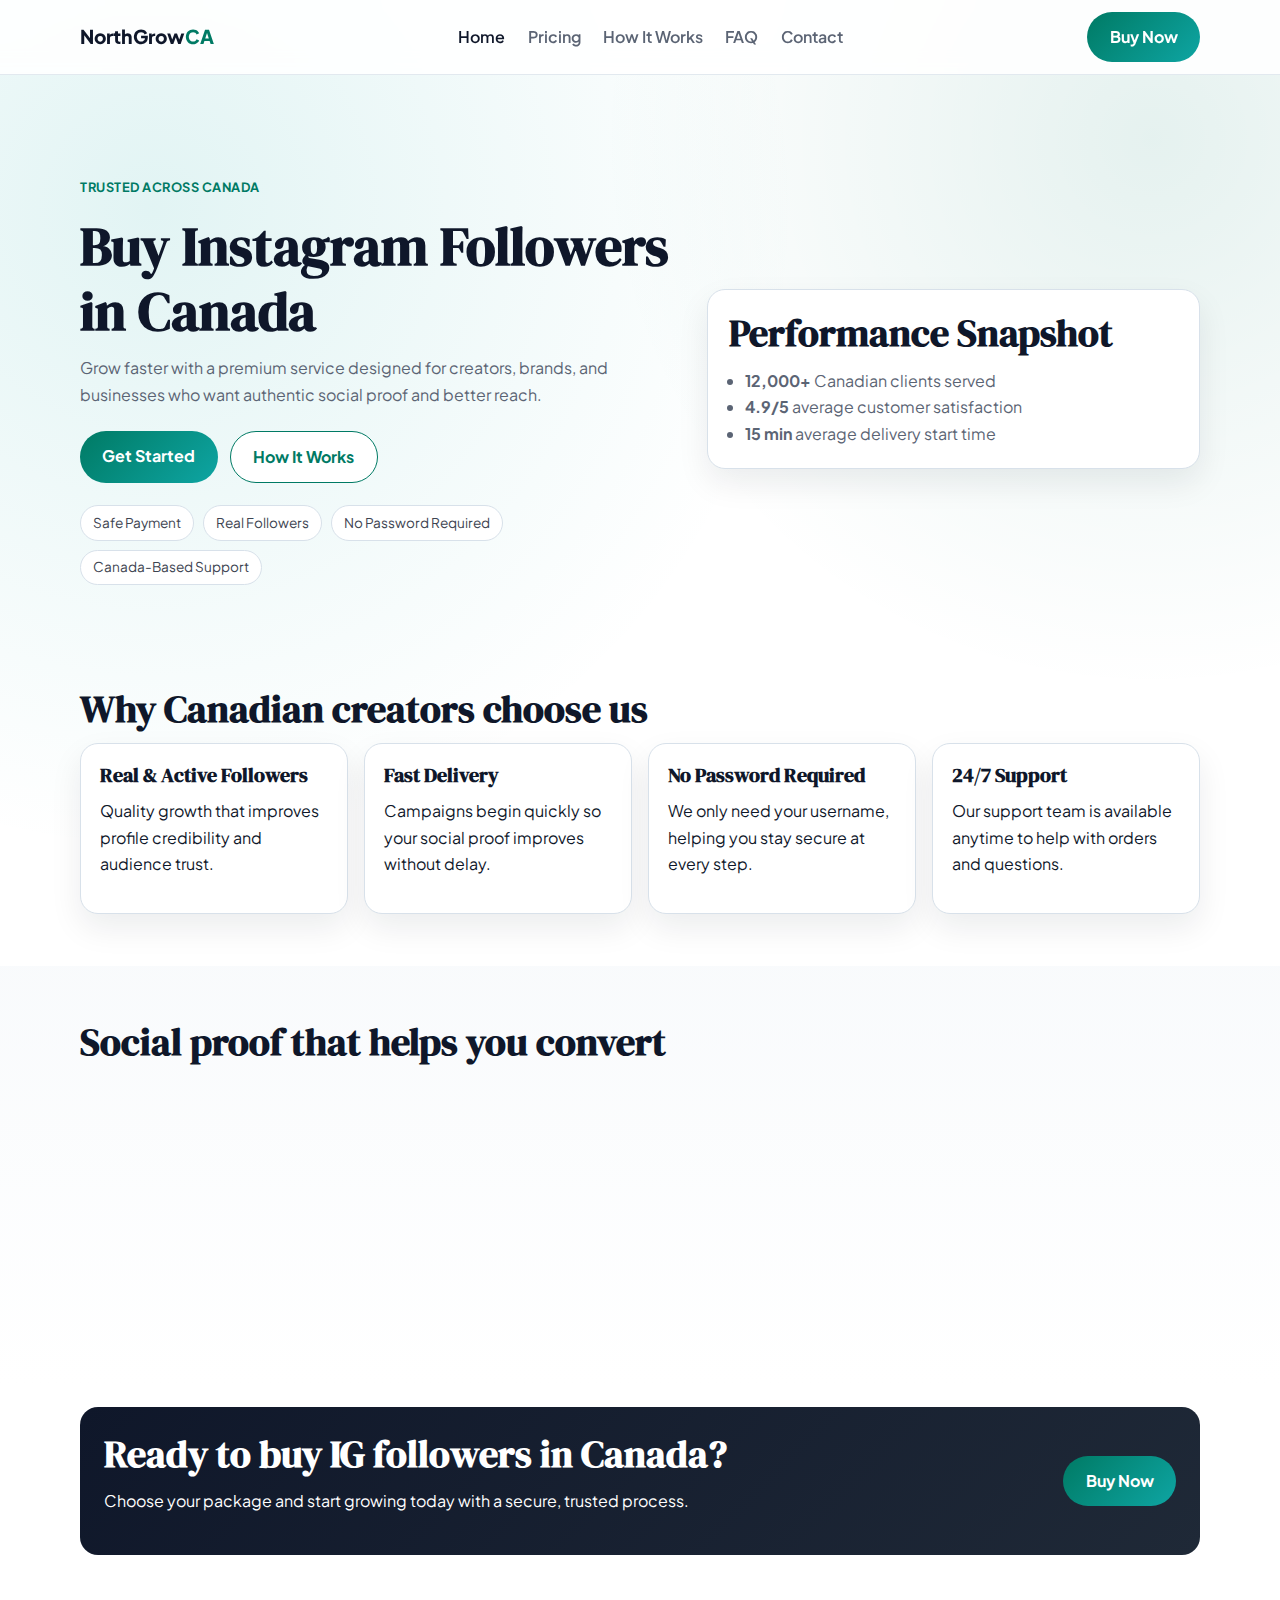
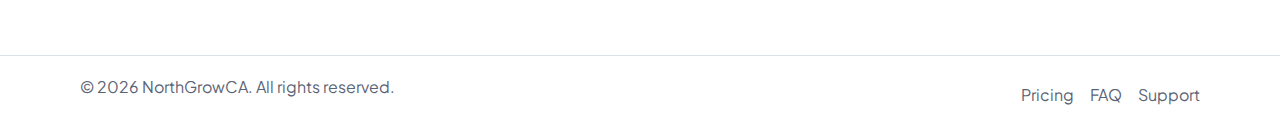
<file: index.html>
<!DOCTYPE html>
<html lang="en-CA">
<head>
  <meta charset="UTF-8" />
  <meta name="viewport" content="width=device-width, initial-scale=1.0" />
  <title>Buy Instagram Followers in Canada | Real & Fast Delivery</title>
  <meta name="description" content="Buy Instagram followers in Canada with real and active delivery, secure payment, and 24/7 support. Trusted by creators and businesses across Canada." />
  <meta name="keywords" content="Buy Instagram followers in Canada, buy IG followers Canada, Instagram followers Canada, real Instagram followers Canada" />
  <link rel="canonical" href="https://example.com/" />
  <meta property="og:title" content="Buy Instagram Followers in Canada" />
  <meta property="og:description" content="Premium Canada-based service for real and active Instagram followers." />
  <meta property="og:type" content="website" />
  <meta property="og:url" content="https://example.com/" />
  <meta name="twitter:card" content="summary_large_image" />
  <link rel="preconnect" href="https://fonts.googleapis.com" />
  <link rel="preconnect" href="https://fonts.gstatic.com" crossorigin />
  <link href="https://fonts.googleapis.com/css2?family=DM+Serif+Display:ital@0;1&family=Plus+Jakarta+Sans:wght@400;500;600;700;800&display=swap" rel="stylesheet" />
  <link rel="stylesheet" href="style.css" />
  <script type="application/ld+json">
  {
    "@context": "https://schema.org",
    "@type": "Organization",
    "name": "NorthGrow Canada",
    "url": "https://example.com/",
    "logo": "https://example.com/logo.png",
    "description": "Canada-based Instagram growth service offering real and active followers.",
    "areaServed": "CA",
    "sameAs": ["https://instagram.com/"]
  }
  </script>
</head>
<body>
  <header class="site-header">
    <div class="container nav-wrap">
      <a class="brand" href="index.html">NorthGrow<span>CA</span></a>
      <button class="menu-toggle" aria-label="Toggle menu" aria-expanded="false">Menu</button>
      <nav class="main-nav" aria-label="Main navigation">
        <a href="index.html" aria-current="page">Home</a>
        <a href="pricing.html">Pricing</a>
        <a href="how-it-works.html">How It Works</a>
        <a href="faq.html">FAQ</a>
        <a href="contact.html">Contact</a>
      </nav>
      <a class="btn btn-sm" href="pricing.html">Buy Now</a>
    </div>
  </header>

  <main>
    <section class="hero">
      <div class="container hero-grid">
        <div>
          <p class="eyebrow">Trusted Across Canada</p>
          <h1>Buy Instagram Followers in Canada</h1>
          <p class="lead">Grow faster with a premium service designed for creators, brands, and businesses who want authentic social proof and better reach.</p>
          <div class="hero-actions">
            <a class="btn" href="pricing.html">Get Started</a>
            <a class="btn btn-outline" href="how-it-works.html">How It Works</a>
          </div>
          <div class="trust-chips">
            <span>Safe Payment</span>
            <span>Real Followers</span>
            <span>No Password Required</span>
            <span>Canada-Based Support</span>
          </div>
        </div>
        <aside class="hero-card" aria-label="Quick stats">
          <h2>Performance Snapshot</h2>
          <ul>
            <li><strong>12,000+</strong> Canadian clients served</li>
            <li><strong>4.9/5</strong> average customer satisfaction</li>
            <li><strong>15 min</strong> average delivery start time</li>
          </ul>
        </aside>
      </div>
    </section>

    <section class="section">
      <div class="container">
        <h2>Why Canadian creators choose us</h2>
        <div class="benefit-grid">
          <article class="card">
            <h3>Real &amp; Active Followers</h3>
            <p>Quality growth that improves profile credibility and audience trust.</p>
          </article>
          <article class="card">
            <h3>Fast Delivery</h3>
            <p>Campaigns begin quickly so your social proof improves without delay.</p>
          </article>
          <article class="card">
            <h3>No Password Required</h3>
            <p>We only need your username, helping you stay secure at every step.</p>
          </article>
          <article class="card">
            <h3>24/7 Support</h3>
            <p>Our support team is available anytime to help with orders and questions.</p>
          </article>
        </div>
      </div>
    </section>

    <section class="section section-soft">
      <div class="container">
        <h2>Social proof that helps you convert</h2>
        <div class="proof-grid">
          <article class="proof-card">
            <p class="proof-number">+380%</p>
            <h3>Average profile visits</h3>
            <p>More followers often lead to stronger first impressions and higher curiosity.</p>
          </article>
          <article class="proof-card">
            <p class="proof-number">+220%</p>
            <h3>Engagement lift</h3>
            <p>Many clients report better engagement momentum after upgrading their profile authority.</p>
          </article>
          <article class="proof-card">
            <p class="proof-number">+4.9/5</p>
            <h3>Customer satisfaction</h3>
            <p>Businesses and influencers trust our service for stable, reliable results in Canada.</p>
          </article>
        </div>
      </div>
    </section>

    <section class="section cta-banner">
      <div class="container cta-inner">
        <div>
          <h2>Ready to buy IG followers in Canada?</h2>
          <p>Choose your package and start growing today with a secure, trusted process.</p>
        </div>
        <a class="btn" href="pricing.html">Buy Now</a>
      </div>
    </section>
  </main>

  <footer class="site-footer">
    <div class="container footer-wrap">
      <p>&copy; 2026 NorthGrowCA. All rights reserved.</p>
      <nav aria-label="Footer navigation">
        <a href="pricing.html">Pricing</a>
        <a href="faq.html">FAQ</a>
        <a href="contact.html">Support</a>
      </nav>
    </div>
  </footer>

  <script src="script.js"></script>
</body>
</html>
</file>
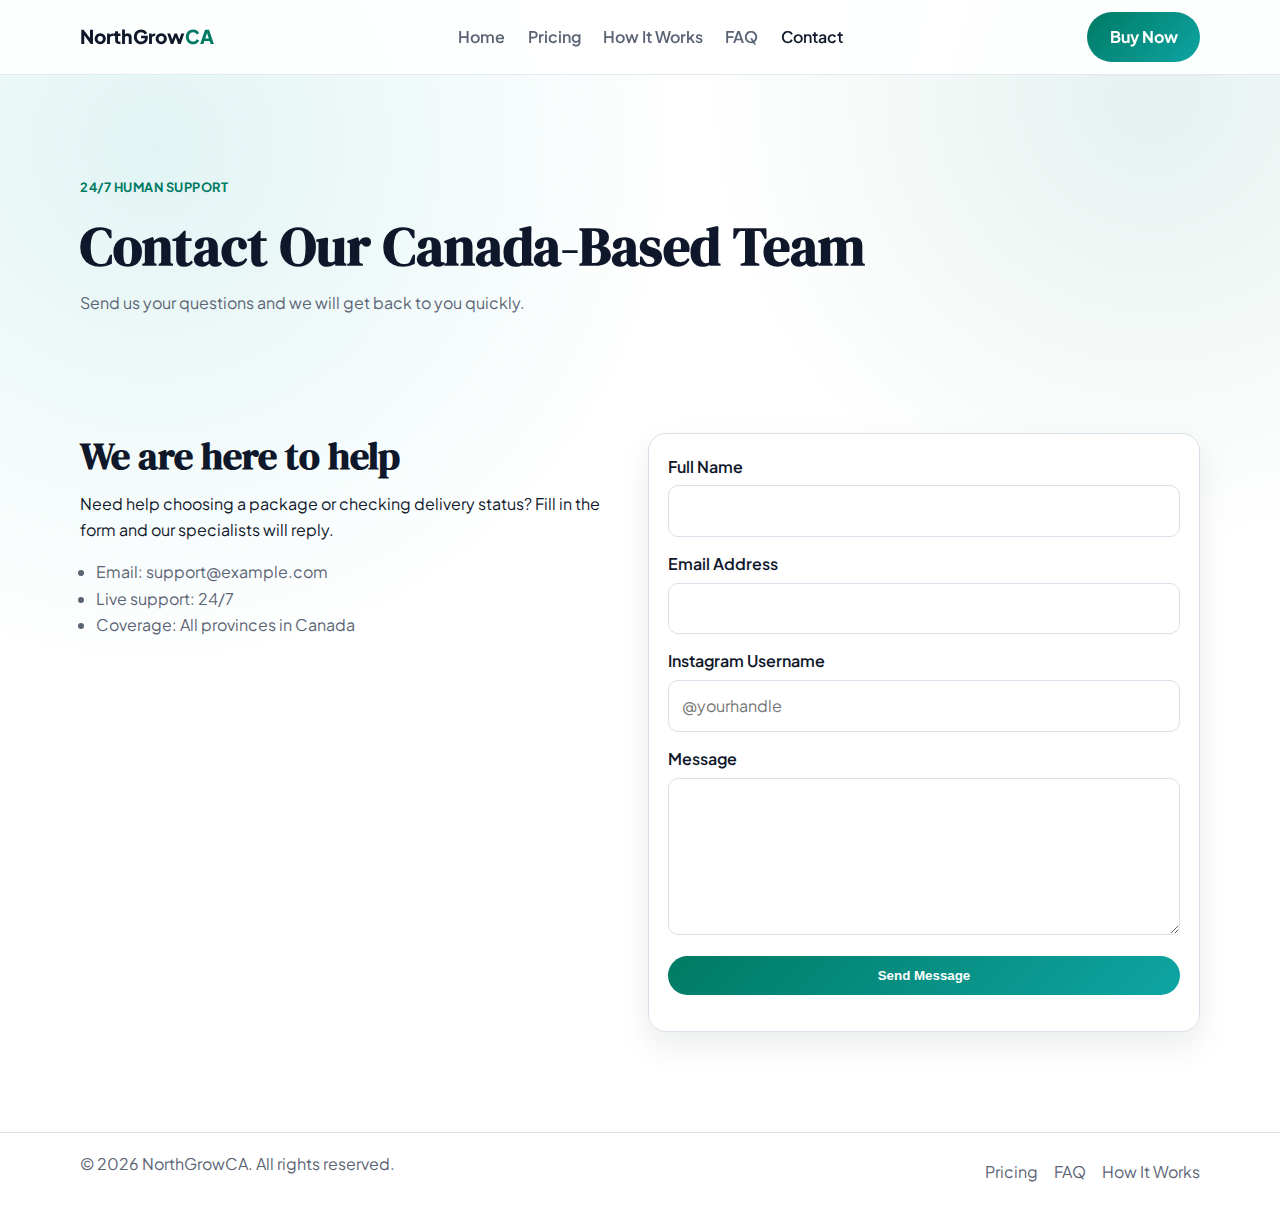
<file: contact.html>
﻿<!DOCTYPE html>
<html lang="en-CA">
<head>
  <meta charset="UTF-8" />
  <meta name="viewport" content="width=device-width, initial-scale=1.0" />
  <title>Contact | Buy Instagram Followers in Canada</title>
  <meta name="description" content="Contact our Canada-based support team for questions about Instagram follower packages, delivery, or refunds." />
  <meta name="keywords" content="contact Instagram followers Canada support, buy IG followers Canada help" />
  <link rel="canonical" href="https://example.com/contact.html" />
  <link rel="preconnect" href="https://fonts.googleapis.com" />
  <link rel="preconnect" href="https://fonts.gstatic.com" crossorigin />
  <link href="https://fonts.googleapis.com/css2?family=DM+Serif+Display:ital@0;1&family=Plus+Jakarta+Sans:wght@400;500;600;700;800&display=swap" rel="stylesheet" />
  <link rel="stylesheet" href="style.css" />
</head>
<body>
  <header class="site-header">
    <div class="container nav-wrap">
      <a class="brand" href="index.html">NorthGrow<span>CA</span></a>
      <button class="menu-toggle" aria-label="Toggle menu" aria-expanded="false">Menu</button>
      <nav class="main-nav" aria-label="Main navigation">
        <a href="index.html">Home</a>
        <a href="pricing.html">Pricing</a>
        <a href="how-it-works.html">How It Works</a>
        <a href="faq.html">FAQ</a>
        <a href="contact.html" aria-current="page">Contact</a>
      </nav>
      <a class="btn btn-sm" href="pricing.html">Buy Now</a>
    </div>
  </header>

  <main>
    <section class="page-hero">
      <div class="container">
        <p class="eyebrow">24/7 Human Support</p>
        <h1>Contact Our Canada-Based Team</h1>
        <p class="lead">Send us your questions and we will get back to you quickly.</p>
      </div>
    </section>

    <section class="section">
      <div class="container contact-grid">
        <div>
          <h2>We are here to help</h2>
          <p>Need help choosing a package or checking delivery status? Fill in the form and our specialists will reply.</p>
          <ul class="contact-points">
            <li>Email: support@example.com</li>
            <li>Live support: 24/7</li>
            <li>Coverage: All provinces in Canada</li>
          </ul>
        </div>
        <form id="contactForm" class="contact-form" novalidate>
          <div class="field">
            <label for="name">Full Name</label>
            <input id="name" name="name" type="text" required />
            <small class="error-msg"></small>
          </div>
          <div class="field">
            <label for="email">Email Address</label>
            <input id="email" name="email" type="email" required />
            <small class="error-msg"></small>
          </div>
          <div class="field">
            <label for="instagram">Instagram Username</label>
            <input id="instagram" name="instagram" type="text" placeholder="@yourhandle" required />
            <small class="error-msg"></small>
          </div>
          <div class="field">
            <label for="message">Message</label>
            <textarea id="message" name="message" rows="5" required></textarea>
            <small class="error-msg"></small>
          </div>
          <button class="btn btn-block" type="submit">Send Message</button>
          <p id="formStatus" class="form-status" aria-live="polite"></p>
        </form>
      </div>
    </section>
  </main>

  <footer class="site-footer">
    <div class="container footer-wrap">
      <p>&copy; 2026 NorthGrowCA. All rights reserved.</p>
      <nav aria-label="Footer navigation">
        <a href="pricing.html">Pricing</a>
        <a href="faq.html">FAQ</a>
        <a href="how-it-works.html">How It Works</a>
      </nav>
    </div>
  </footer>

  <script src="script.js"></script>
</body>
</html>
</file>
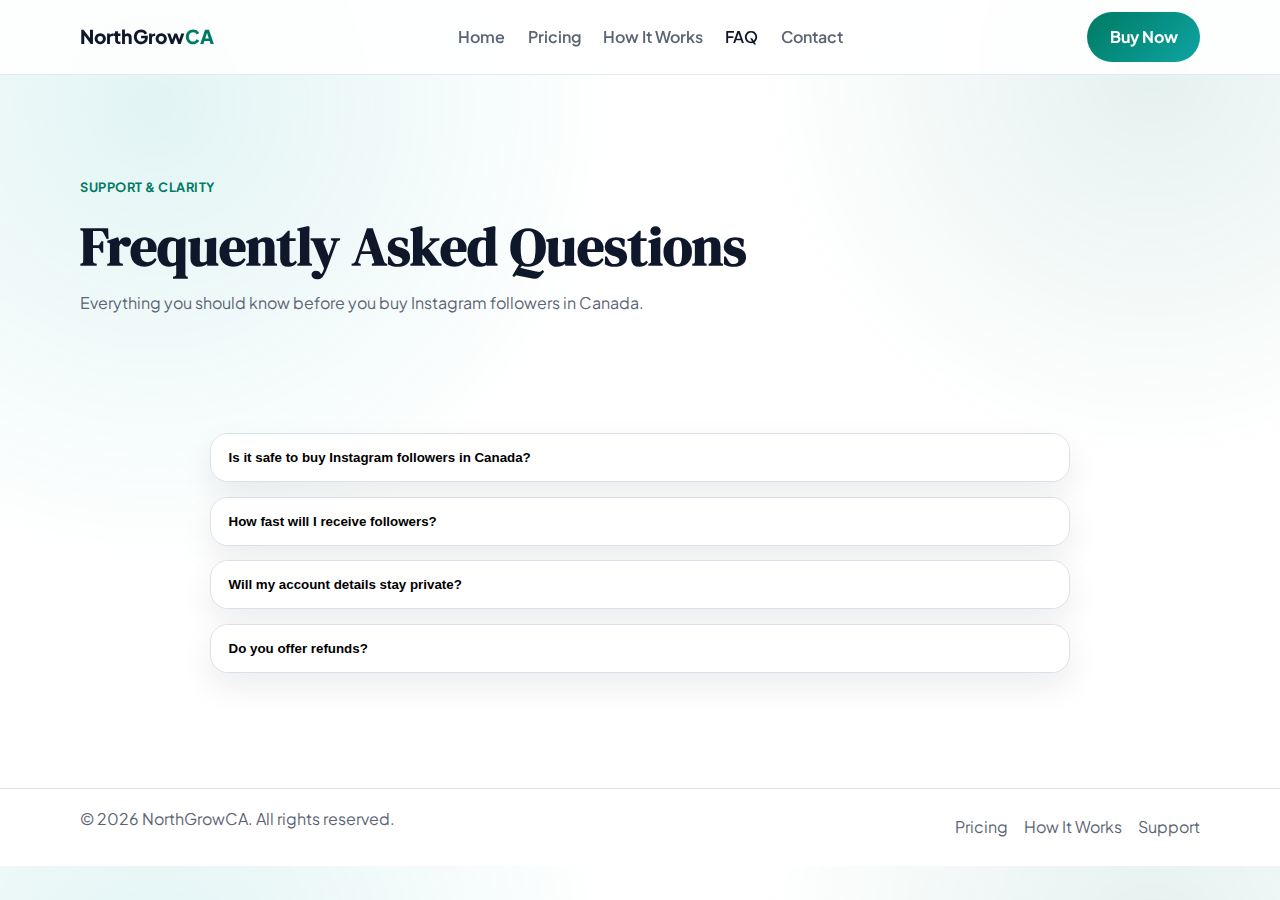
<file: faq.html>
﻿<!DOCTYPE html>
<html lang="en-CA">
<head>
  <meta charset="UTF-8" />
  <meta name="viewport" content="width=device-width, initial-scale=1.0" />
  <title>FAQ | Buy Instagram Followers in Canada</title>
  <meta name="description" content="Frequently asked questions about safety, delivery time, and refunds for Instagram followers in Canada." />
  <meta name="keywords" content="Instagram followers Canada FAQ, is it safe to buy IG followers Canada" />
  <link rel="canonical" href="https://example.com/faq.html" />
  <link rel="preconnect" href="https://fonts.googleapis.com" />
  <link rel="preconnect" href="https://fonts.gstatic.com" crossorigin />
  <link href="https://fonts.googleapis.com/css2?family=DM+Serif+Display:ital@0;1&family=Plus+Jakarta+Sans:wght@400;500;600;700;800&display=swap" rel="stylesheet" />
  <link rel="stylesheet" href="style.css" />
  <script type="application/ld+json">
  {
    "@context": "https://schema.org",
    "@type": "FAQPage",
    "mainEntity": [
      {
        "@type": "Question",
        "name": "Is it safe to buy Instagram followers in Canada?",
        "acceptedAnswer": {"@type": "Answer", "text": "Yes. Our process does not require your password and uses secure checkout."}
      },
      {
        "@type": "Question",
        "name": "How quickly will delivery start?",
        "acceptedAnswer": {"@type": "Answer", "text": "Most orders begin within minutes, depending on package size and system load."}
      },
      {
        "@type": "Question",
        "name": "Do you offer refunds?",
        "acceptedAnswer": {"@type": "Answer", "text": "Refunds are reviewed case-by-case under our delivery and service policy."}
      }
    ]
  }
  </script>
</head>
<body>
  <header class="site-header">
    <div class="container nav-wrap">
      <a class="brand" href="index.html">NorthGrow<span>CA</span></a>
      <button class="menu-toggle" aria-label="Toggle menu" aria-expanded="false">Menu</button>
      <nav class="main-nav" aria-label="Main navigation">
        <a href="index.html">Home</a>
        <a href="pricing.html">Pricing</a>
        <a href="how-it-works.html">How It Works</a>
        <a href="faq.html" aria-current="page">FAQ</a>
        <a href="contact.html">Contact</a>
      </nav>
      <a class="btn btn-sm" href="pricing.html">Buy Now</a>
    </div>
  </header>

  <main>
    <section class="page-hero">
      <div class="container">
        <p class="eyebrow">Support & Clarity</p>
        <h1>Frequently Asked Questions</h1>
        <p class="lead">Everything you should know before you buy Instagram followers in Canada.</p>
      </div>
    </section>

    <section class="section">
      <div class="container faq-list">
        <article class="faq-item">
          <button class="faq-question" aria-expanded="false">Is it safe to buy Instagram followers in Canada?</button>
          <div class="faq-answer">
            <p>Yes. We use secure checkout and never ask for your Instagram password.</p>
          </div>
        </article>
        <article class="faq-item">
          <button class="faq-question" aria-expanded="false">How fast will I receive followers?</button>
          <div class="faq-answer">
            <p>Most campaigns begin within 15 to 60 minutes based on package volume.</p>
          </div>
        </article>
        <article class="faq-item">
          <button class="faq-question" aria-expanded="false">Will my account details stay private?</button>
          <div class="faq-answer">
            <p>Absolutely. We only require your public username and basic order information.</p>
          </div>
        </article>
        <article class="faq-item">
          <button class="faq-question" aria-expanded="false">Do you offer refunds?</button>
          <div class="faq-answer">
            <p>Refund requests are evaluated based on campaign status and service terms.</p>
          </div>
        </article>
      </div>
    </section>
  </main>

  <footer class="site-footer">
    <div class="container footer-wrap">
      <p>&copy; 2026 NorthGrowCA. All rights reserved.</p>
      <nav aria-label="Footer navigation">
        <a href="pricing.html">Pricing</a>
        <a href="how-it-works.html">How It Works</a>
        <a href="contact.html">Support</a>
      </nav>
    </div>
  </footer>

  <script src="script.js"></script>
</body>
</html>
</file>
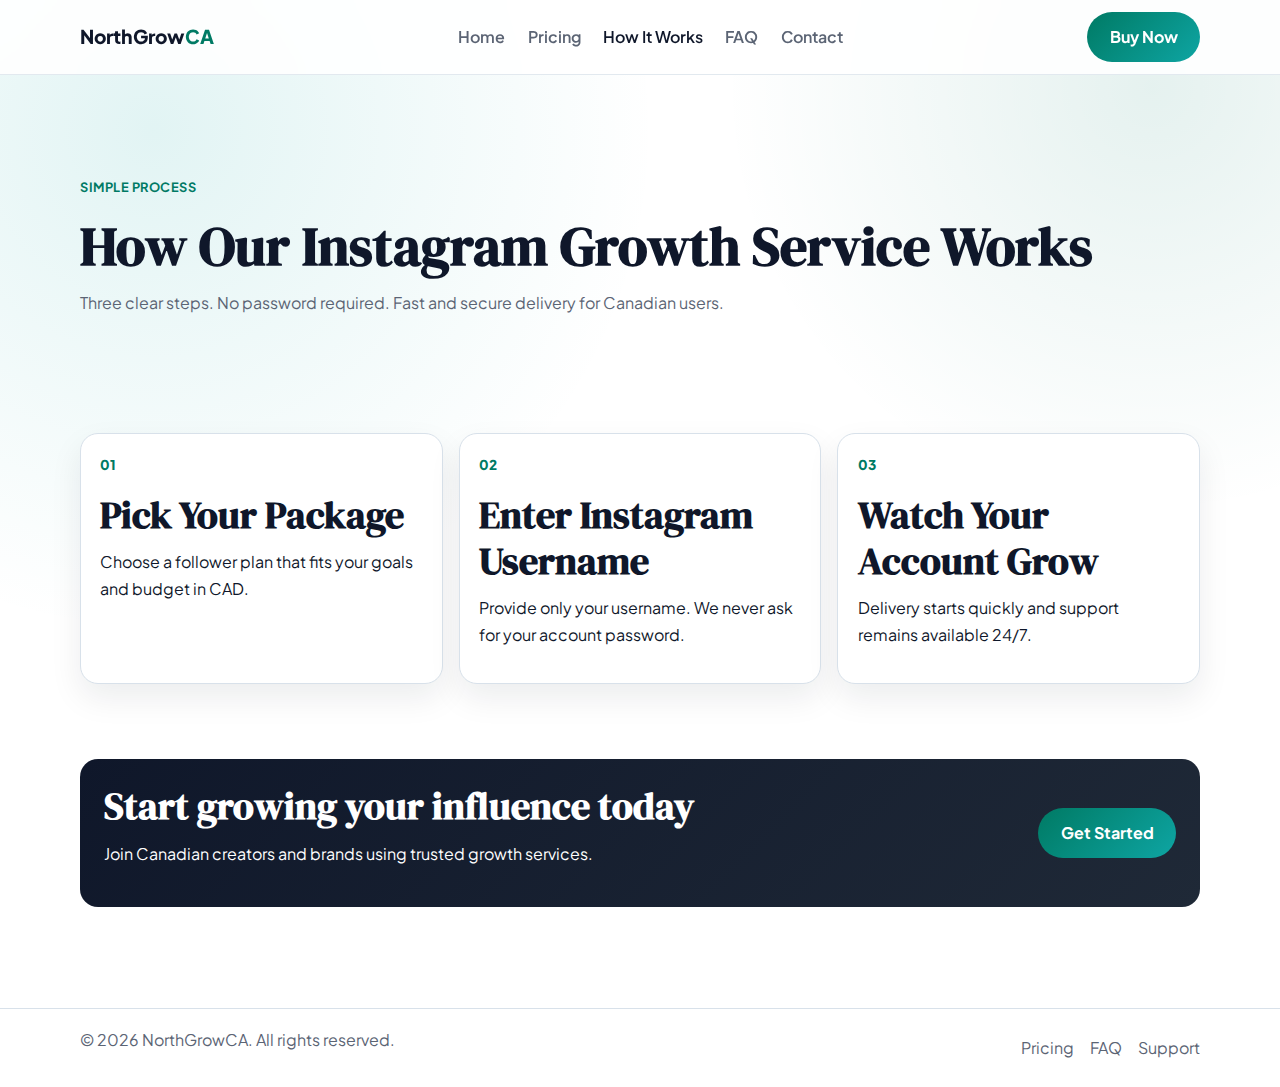
<file: how-it-works.html>
﻿<!DOCTYPE html>
<html lang="en-CA">
<head>
  <meta charset="UTF-8" />
  <meta name="viewport" content="width=device-width, initial-scale=1.0" />
  <title>How It Works | Buy Instagram Followers in Canada</title>
  <meta name="description" content="Learn the 3-step process to buy Instagram followers in Canada safely with no password required." />
  <meta name="keywords" content="how to buy IG followers Canada, Instagram followers Canada process" />
  <link rel="canonical" href="https://example.com/how-it-works.html" />
  <link rel="preconnect" href="https://fonts.googleapis.com" />
  <link rel="preconnect" href="https://fonts.gstatic.com" crossorigin />
  <link href="https://fonts.googleapis.com/css2?family=DM+Serif+Display:ital@0;1&family=Plus+Jakarta+Sans:wght@400;500;600;700;800&display=swap" rel="stylesheet" />
  <link rel="stylesheet" href="style.css" />
</head>
<body>
  <header class="site-header">
    <div class="container nav-wrap">
      <a class="brand" href="index.html">NorthGrow<span>CA</span></a>
      <button class="menu-toggle" aria-label="Toggle menu" aria-expanded="false">Menu</button>
      <nav class="main-nav" aria-label="Main navigation">
        <a href="index.html">Home</a>
        <a href="pricing.html">Pricing</a>
        <a href="how-it-works.html" aria-current="page">How It Works</a>
        <a href="faq.html">FAQ</a>
        <a href="contact.html">Contact</a>
      </nav>
      <a class="btn btn-sm" href="pricing.html">Buy Now</a>
    </div>
  </header>

  <main>
    <section class="page-hero">
      <div class="container">
        <p class="eyebrow">Simple Process</p>
        <h1>How Our Instagram Growth Service Works</h1>
        <p class="lead">Three clear steps. No password required. Fast and secure delivery for Canadian users.</p>
      </div>
    </section>

    <section class="section">
      <div class="container steps-grid">
        <article class="step-card">
          <p class="step-number">01</p>
          <h2>Pick Your Package</h2>
          <p>Choose a follower plan that fits your goals and budget in CAD.</p>
        </article>
        <article class="step-card">
          <p class="step-number">02</p>
          <h2>Enter Instagram Username</h2>
          <p>Provide only your username. We never ask for your account password.</p>
        </article>
        <article class="step-card">
          <p class="step-number">03</p>
          <h2>Watch Your Account Grow</h2>
          <p>Delivery starts quickly and support remains available 24/7.</p>
        </article>
      </div>
    </section>

    <section class="section cta-banner">
      <div class="container cta-inner">
        <div>
          <h2>Start growing your influence today</h2>
          <p>Join Canadian creators and brands using trusted growth services.</p>
        </div>
        <a class="btn" href="pricing.html">Get Started</a>
      </div>
    </section>
  </main>

  <footer class="site-footer">
    <div class="container footer-wrap">
      <p>&copy; 2026 NorthGrowCA. All rights reserved.</p>
      <nav aria-label="Footer navigation">
        <a href="pricing.html">Pricing</a>
        <a href="faq.html">FAQ</a>
        <a href="contact.html">Support</a>
      </nav>
    </div>
  </footer>

  <script src="script.js"></script>
</body>
</html>
</file>
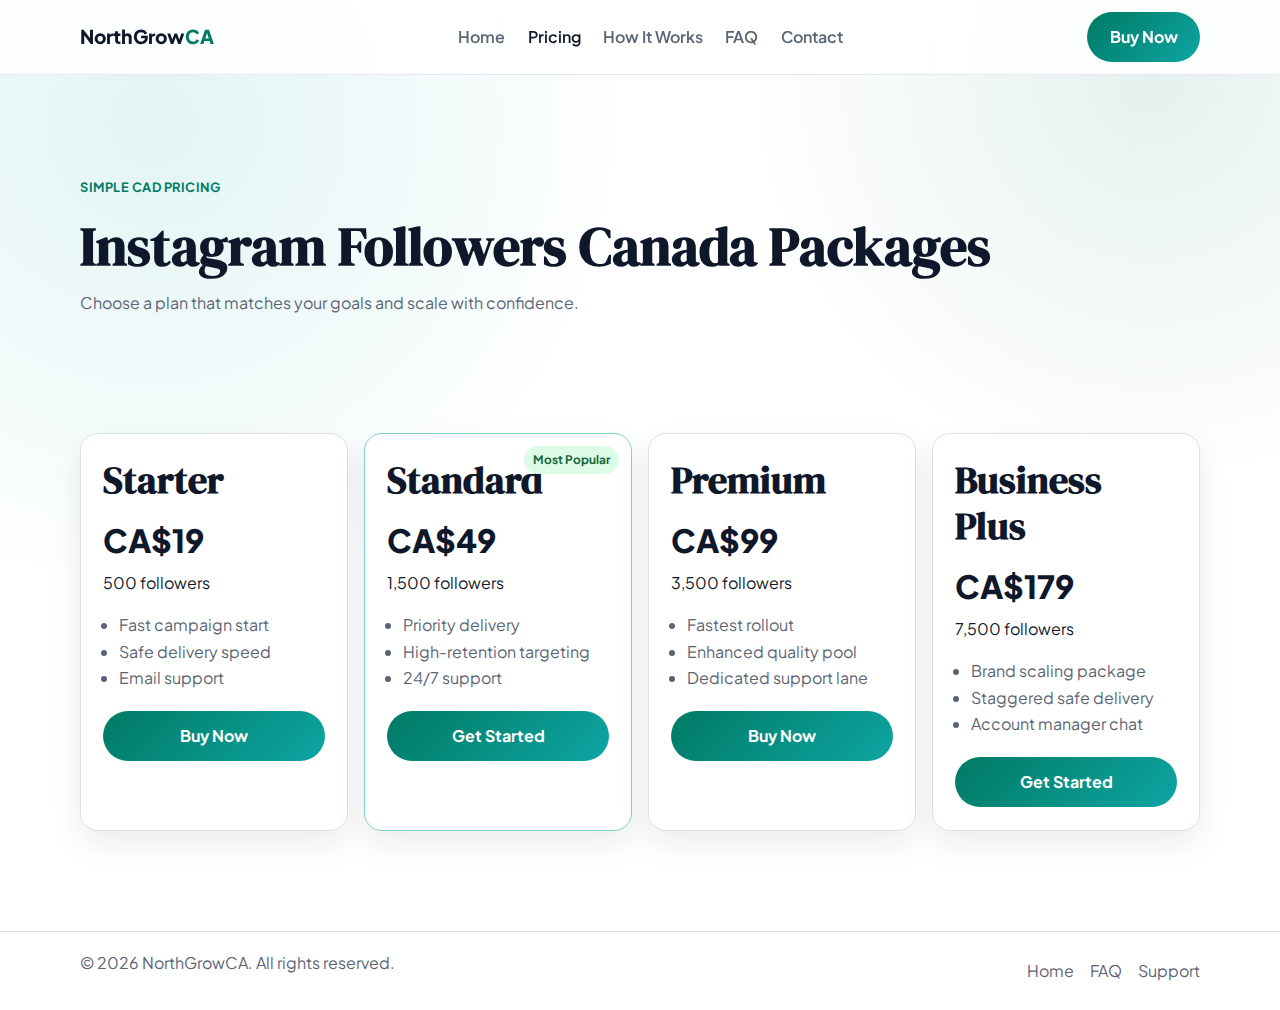
<file: pricing.html>
﻿<!DOCTYPE html>
<html lang="en-CA">
<head>
  <meta charset="UTF-8" />
  <meta name="viewport" content="width=device-width, initial-scale=1.0" />
  <title>Pricing | Buy Instagram Followers in Canada</title>
  <meta name="description" content="Explore affordable CAD packages for Instagram followers in Canada. Starter, Standard, and Premium plans for creators and brands." />
  <meta name="keywords" content="Instagram followers Canada pricing, buy IG followers Canada, real Instagram followers Canada" />
  <link rel="canonical" href="https://example.com/pricing.html" />
  <link rel="preconnect" href="https://fonts.googleapis.com" />
  <link rel="preconnect" href="https://fonts.gstatic.com" crossorigin />
  <link href="https://fonts.googleapis.com/css2?family=DM+Serif+Display:ital@0;1&family=Plus+Jakarta+Sans:wght@400;500;600;700;800&display=swap" rel="stylesheet" />
  <link rel="stylesheet" href="style.css" />
</head>
<body>
  <header class="site-header">
    <div class="container nav-wrap">
      <a class="brand" href="index.html">NorthGrow<span>CA</span></a>
      <button class="menu-toggle" aria-label="Toggle menu" aria-expanded="false">Menu</button>
      <nav class="main-nav" aria-label="Main navigation">
        <a href="index.html">Home</a>
        <a href="pricing.html" aria-current="page">Pricing</a>
        <a href="how-it-works.html">How It Works</a>
        <a href="faq.html">FAQ</a>
        <a href="contact.html">Contact</a>
      </nav>
      <a class="btn btn-sm" href="#packages">Buy Now</a>
    </div>
  </header>

  <main>
    <section class="page-hero">
      <div class="container">
        <p class="eyebrow">Simple CAD Pricing</p>
        <h1>Instagram Followers Canada Packages</h1>
        <p class="lead">Choose a plan that matches your goals and scale with confidence.</p>
      </div>
    </section>

    <section class="section" id="packages">
      <div class="container">
        <div class="pricing-grid">
          <article class="pricing-card">
            <h2>Starter</h2>
            <p class="price">CA$19</p>
            <p>500 followers</p>
            <ul>
              <li>Fast campaign start</li>
              <li>Safe delivery speed</li>
              <li>Email support</li>
            </ul>
            <a class="btn btn-block" href="#">Buy Now</a>
          </article>
          <article class="pricing-card featured">
            <p class="badge">Most Popular</p>
            <h2>Standard</h2>
            <p class="price">CA$49</p>
            <p>1,500 followers</p>
            <ul>
              <li>Priority delivery</li>
              <li>High-retention targeting</li>
              <li>24/7 support</li>
            </ul>
            <a class="btn btn-block" href="#">Get Started</a>
          </article>
          <article class="pricing-card">
            <h2>Premium</h2>
            <p class="price">CA$99</p>
            <p>3,500 followers</p>
            <ul>
              <li>Fastest rollout</li>
              <li>Enhanced quality pool</li>
              <li>Dedicated support lane</li>
            </ul>
            <a class="btn btn-block" href="#">Buy Now</a>
          </article>
          <article class="pricing-card">
            <h2>Business Plus</h2>
            <p class="price">CA$179</p>
            <p>7,500 followers</p>
            <ul>
              <li>Brand scaling package</li>
              <li>Staggered safe delivery</li>
              <li>Account manager chat</li>
            </ul>
            <a class="btn btn-block" href="#">Get Started</a>
          </article>
        </div>
      </div>
    </section>
  </main>

  <footer class="site-footer">
    <div class="container footer-wrap">
      <p>&copy; 2026 NorthGrowCA. All rights reserved.</p>
      <nav aria-label="Footer navigation">
        <a href="index.html">Home</a>
        <a href="faq.html">FAQ</a>
        <a href="contact.html">Support</a>
      </nav>
    </div>
  </footer>

  <script src="script.js"></script>
</body>
</html>
</file>
<file: style.css>
﻿:root {
  --bg: #ffffff;
  --surface: #f8fafc;
  --surface-strong: #eef3f9;
  --text: #0f172a;
  --muted: #5b6474;
  --accent: #007a64;
  --accent-2: #0ea5a3;
  --border: #d8e1ea;
  --shadow: 0 14px 32px rgba(15, 23, 42, 0.08);
  --radius: 18px;
}

* {
  box-sizing: border-box;
}

html,
body {
  margin: 0;
  padding: 0;
}

body {
  font-family: "Plus Jakarta Sans", sans-serif;
  color: var(--text);
  background:
    radial-gradient(circle at 12% 12%, rgba(14, 165, 163, 0.12), transparent 34%),
    radial-gradient(circle at 90% 8%, rgba(0, 122, 100, 0.1), transparent 28%),
    var(--bg);
  line-height: 1.65;
}

h1,
h2,
h3 {
  font-family: "DM Serif Display", serif;
  line-height: 1.2;
  margin: 0 0 0.7rem;
}

h1 {
  font-size: clamp(2rem, 5vw, 3.4rem);
}

h2 {
  font-size: clamp(1.6rem, 4vw, 2.4rem);
}

h3 {
  font-size: 1.25rem;
}

p {
  margin: 0 0 1rem;
}

a {
  color: inherit;
  text-decoration: none;
}

.container {
  width: min(1120px, 92%);
  margin: 0 auto;
}

.site-header {
  position: sticky;
  top: 0;
  z-index: 100;
  backdrop-filter: blur(10px);
  background: rgba(255, 255, 255, 0.88);
  border-bottom: 1px solid rgba(216, 225, 234, 0.75);
}

.nav-wrap {
  display: flex;
  align-items: center;
  justify-content: space-between;
  gap: 0.8rem;
  min-height: 74px;
}

.brand {
  font-weight: 800;
  font-size: 1.2rem;
}

.brand span {
  color: var(--accent);
}

.main-nav {
  position: fixed;
  top: 74px;
  left: 0;
  right: 0;
  background: #fff;
  border-bottom: 1px solid var(--border);
  display: none;
  flex-direction: column;
  padding: 0.8rem 1.2rem;
  gap: 0.35rem;
}

.main-nav a {
  padding: 0.55rem 0.2rem;
  font-weight: 600;
  color: var(--muted);
}

.main-nav a[aria-current="page"] {
  color: var(--text);
}

.main-nav.open {
  display: flex;
}

.menu-toggle {
  border: 1px solid var(--border);
  background: #fff;
  border-radius: 999px;
  padding: 0.45rem 0.95rem;
  font-weight: 700;
  cursor: pointer;
}

.btn {
  display: inline-block;
  background: linear-gradient(135deg, var(--accent), var(--accent-2));
  color: #fff;
  border-radius: 999px;
  padding: 0.75rem 1.4rem;
  font-weight: 700;
  border: none;
  cursor: pointer;
  transition: transform 0.24s ease, box-shadow 0.24s ease;
}

.btn:hover {
  transform: translateY(-2px);
  box-shadow: 0 10px 20px rgba(0, 122, 100, 0.25);
}

.btn-sm {
  display: none;
}

.btn-outline {
  background: #fff;
  color: var(--accent);
  border: 1px solid var(--accent);
}

.btn-block {
  width: 100%;
  text-align: center;
}

.hero,
.page-hero {
  padding: 5rem 0 3rem;
}

.hero-grid {
  display: grid;
  gap: 1.5rem;
}

.eyebrow {
  display: inline-block;
  color: var(--accent);
  font-weight: 700;
  letter-spacing: 0.04em;
  text-transform: uppercase;
  font-size: 0.8rem;
}

.lead {
  color: var(--muted);
  max-width: 58ch;
}

.hero-actions {
  display: flex;
  flex-wrap: wrap;
  gap: 0.75rem;
  margin: 1.4rem 0;
}

.trust-chips {
  display: flex;
  flex-wrap: wrap;
  gap: 0.55rem;
}

.trust-chips span {
  background: #fff;
  border: 1px solid var(--border);
  border-radius: 999px;
  padding: 0.34rem 0.75rem;
  font-size: 0.85rem;
  color: #3d4451;
}

.hero-card,
.card,
.proof-card,
.pricing-card,
.step-card,
.contact-form,
.faq-item {
  background: #fff;
  border: 1px solid var(--border);
  border-radius: var(--radius);
  box-shadow: var(--shadow);
}

.hero-card {
  padding: 1.3rem;
}

.hero-card ul {
  padding-left: 1rem;
  margin: 0;
  color: var(--muted);
}

.section {
  padding: 3.3rem 0;
}

.section-soft {
  background: linear-gradient(180deg, rgba(248, 250, 252, 0.9), rgba(255, 255, 255, 0.95));
}

.benefit-grid,
.proof-grid,
.pricing-grid,
.steps-grid {
  display: grid;
  gap: 1rem;
}

.card,
.proof-card,
.step-card {
  padding: 1.2rem;
}

.proof-number {
  font-weight: 800;
  color: var(--accent);
  font-size: 1.6rem;
}

.cta-banner {
  padding-top: 1.4rem;
}

.cta-inner {
  background: linear-gradient(135deg, #0f172a, #1f2937);
  border-radius: var(--radius);
  color: #fff;
  padding: 1.5rem;
  display: flex;
  flex-direction: column;
  gap: 1rem;
  align-items: flex-start;
}

.pricing-card {
  padding: 1.4rem;
  position: relative;
}

.pricing-card ul {
  margin: 0.8rem 0 1.2rem;
  padding-left: 1rem;
  color: var(--muted);
}

.featured {
  border-color: #7dd3c7;
}

.badge {
  position: absolute;
  top: 12px;
  right: 12px;
  background: #dcfce7;
  color: #166534;
  padding: 0.25rem 0.55rem;
  border-radius: 999px;
  font-size: 0.74rem;
  font-weight: 700;
}

.price {
  font-size: 2rem;
  font-weight: 800;
  margin-bottom: 0.2rem;
}

.step-number {
  font-size: 0.85rem;
  font-weight: 800;
  color: var(--accent);
}

.faq-list {
  max-width: 860px;
}

.faq-item {
  margin-bottom: 0.9rem;
  overflow: hidden;
}

.faq-question {
  width: 100%;
  background: #fff;
  border: 0;
  text-align: left;
  font-weight: 700;
  padding: 1rem 1.1rem;
  cursor: pointer;
}

.faq-answer {
  max-height: 0;
  overflow: hidden;
  transition: max-height 0.3s ease;
}

.faq-answer p {
  margin: 0;
  padding: 0 1.1rem 1rem;
  color: var(--muted);
}

.contact-grid {
  display: grid;
  gap: 1rem;
}

.contact-points {
  margin: 0;
  padding-left: 1rem;
  color: var(--muted);
}

.contact-form {
  padding: 1.2rem;
}

.field {
  margin-bottom: 0.9rem;
}

label {
  display: block;
  font-weight: 600;
  margin-bottom: 0.33rem;
}

input,
textarea {
  width: 100%;
  padding: 0.72rem 0.82rem;
  border: 1px solid var(--border);
  border-radius: 10px;
  font: inherit;
}

input:focus,
textarea:focus {
  outline: 2px solid rgba(14, 165, 163, 0.2);
  border-color: var(--accent-2);
}

.error-msg {
  color: #b91c1c;
  min-height: 1rem;
}

.form-status {
  margin-top: 0.75rem;
  font-weight: 600;
}

.site-footer {
  border-top: 1px solid var(--border);
  margin-top: 3rem;
  background: #fff;
}

.footer-wrap {
  display: flex;
  flex-direction: column;
  gap: 0.6rem;
  justify-content: space-between;
  padding: 1.1rem 0;
  color: var(--muted);
}

.footer-wrap nav {
  display: flex;
  gap: 1rem;
}

@media (min-width: 760px) {
  .menu-toggle {
    display: none;
  }

  .btn-sm {
    display: inline-block;
  }

  .main-nav {
    position: static;
    display: flex;
    flex-direction: row;
    border: 0;
    padding: 0;
    background: transparent;
    gap: 1rem;
  }

  .hero-grid {
    grid-template-columns: 1.1fr 0.9fr;
    align-items: center;
  }

  .benefit-grid,
  .proof-grid {
    grid-template-columns: repeat(2, minmax(0, 1fr));
  }

  .pricing-grid {
    grid-template-columns: repeat(2, minmax(0, 1fr));
  }

  .steps-grid {
    grid-template-columns: repeat(3, minmax(0, 1fr));
  }

  .cta-inner {
    flex-direction: row;
    justify-content: space-between;
    align-items: center;
  }

  .contact-grid {
    grid-template-columns: 1fr 1fr;
    align-items: start;
  }

  .footer-wrap {
    flex-direction: row;
    align-items: center;
  }
}

@media (min-width: 1024px) {
  .benefit-grid,
  .proof-grid {
    grid-template-columns: repeat(4, minmax(0, 1fr));
  }

  .pricing-grid {
    grid-template-columns: repeat(4, minmax(0, 1fr));
  }

  .hero,
  .page-hero {
    padding-top: 6.1rem;
  }
}

/* Scroll reveal states for subtle motion */
.reveal {
  opacity: 0;
  transform: translateY(14px);
  transition: opacity 0.5s ease, transform 0.5s ease;
}

.reveal.visible {
  opacity: 1;
  transform: translateY(0);
}
</file>
